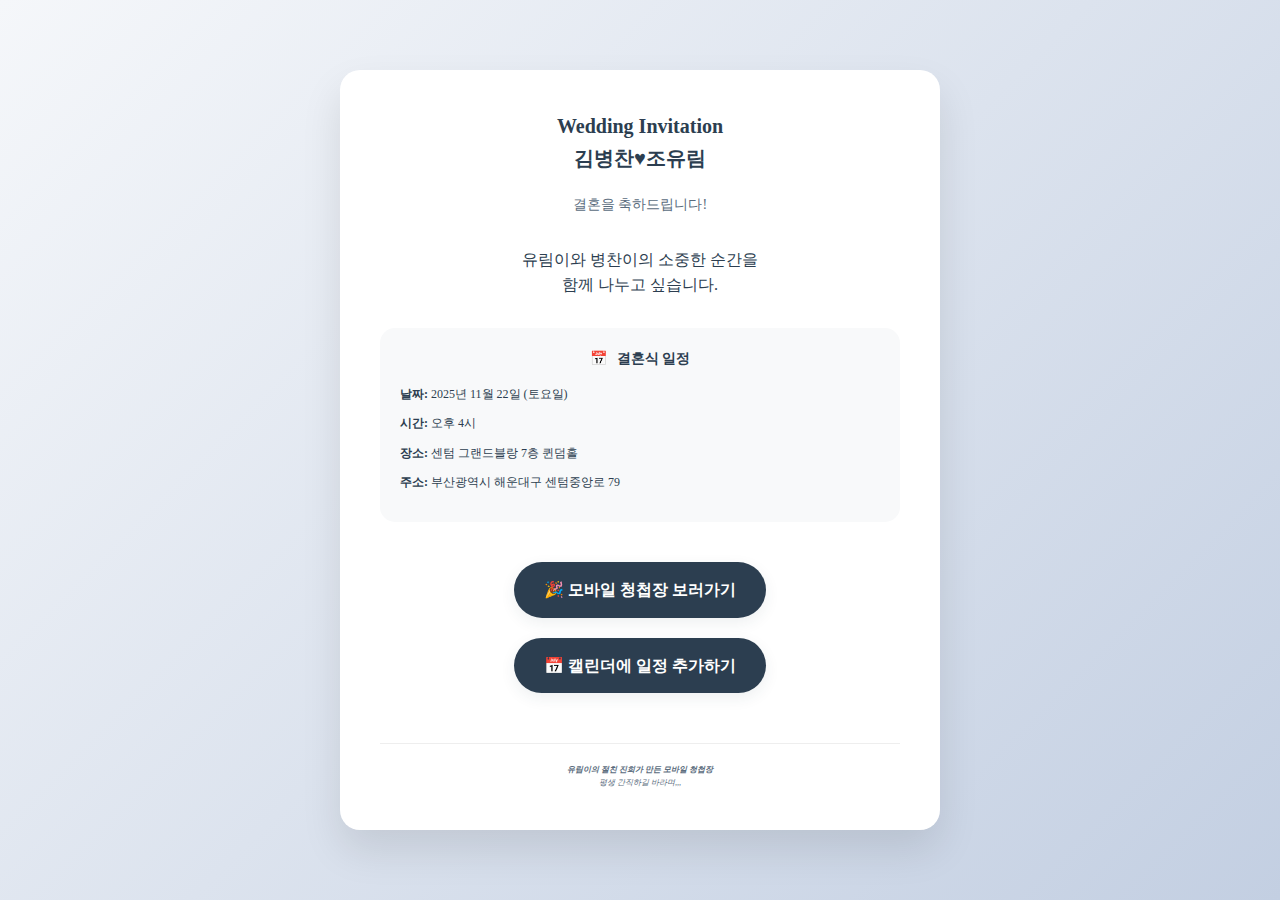
<file: index.html>
<!DOCTYPE html>
<html lang="ko">
<head>
    <meta charset="UTF-8">
    <meta name="viewport" content="width=device-width, initial-scale=1.0, maximum-scale=1.0, user-scalable=no">
    <title>김병찬♥조유림 결혼식 초대장</title>
    
    <!-- Open Graph 메타 태그 -->
    <meta property="og:title" content="김병찬♥조유림 결혼식합니다.">
    <meta property="og:description" content="11월 22일 오후 4시">
    <meta property="og:image" content="https://madebyjin.cloud/images/thumbnail.png">
    <meta property="og:url" content="https://madebyjin.cloud/">
    <meta property="og:type" content="event">
    
    <!-- 글씨체 변수 시스템 -->
    <link rel="stylesheet" href="css/font-variables.css">
    
    <style>
        * {
            margin: 0;
            padding: 0;
            box-sizing: border-box;
        }
        
        body {
            font-family: var(--current-secondary);
            background: linear-gradient(135deg, var(--color-gradient-start) 0%, var(--color-gradient-end) 100%);
            color: var(--color-secondary);
            line-height: 1.6;
            min-height: 100vh;
            display: flex;
            align-items: center;
            justify-content: center;
            padding: 20px;
        }
        
        .container {
            max-width: 600px;
            background: var(--color-background);
            border-radius: 20px;
            box-shadow: 0 20px 40px var(--color-shadow);
            padding: 40px;
            text-align: center;
        }
        
        h1 {
            font-family: var(--current-primary);
            font-size: 20px;
            color: var(--color-primary);
            margin-bottom: 20px;
            font-weight: 700;
        }
        
        .subtitle {
            font-size: 14px;
            color: var(--color-muted);
            margin-bottom: 30px;
        }
        
        .info-section {
            margin: 30px 0;
            padding: 20px;
            background: var(--color-card-bg);
            border-radius: 15px;
            text-align: start;

        }
        
        .info-section h2 {
            font-family: var(--current-accent);
            color: var(--color-primary);
            margin-bottom: 15px;
            font-size: 14px;
            text-align: center;
        }
        
        .info-item {
            margin: 10px 0;
            font-size: 12px;
        }
        
        .info-item strong {
            color: var(--color-secondary);
        }
        
        .button {
            display: inline-block;
            background: var(--color-primary);
            color: white;
            padding: 15px 30px;
            text-decoration: none;
            border-radius: 50px;
            font-weight: 600;
            margin: 10px;
            transition: transform 0.3s ease, box-shadow 0.3s ease, background 0.3s ease;
            box-shadow: 0 5px 15px var(--color-primary-light);
        }
        
        .button:hover {
            background: var(--color-primary-hover);
            transform: translateY(-2px);
            box-shadow: 0 8px 25px var(--color-primary-light);
        }
        
        .features {
            display: grid;
            grid-template-columns: repeat(auto-fit, minmax(200px, 1fr));
            gap: 20px;
            margin: 30px 0;
        }
        
        .feature {
            padding: 20px;
            background: white;
            border-radius: 15px;
            box-shadow: 0 5px 15px rgba(0,0,0,0.05);
        }
        
        .feature h3 {
            color: var(--color-primary);
            margin-bottom: 10px;
        }
        
        .footer {
            margin-top: 40px;
            padding-top: 20px;
            border-top: 1px solid #eee;
            color: var(--color-muted);
            font-style: italic;
            font-size: 8px;
        }
        

        .footer  p{
            font-size: 8px;
        }
        .emoji {
            font-size: 14px;
            margin-right: 10px;
        }
        
        @media (max-width: 768px) {
            .container {
                padding: 20px;
                margin: 10px;
            }
            
            h1 {
                font-size: 18px;
            }

            p{
                font-size: 14px;
            }
            
            .button {
                display: block;
                margin: 10px 0;
            }
        }
    </style>
</head>
<body>
    <div class="container">
        <h1>Wedding Invitation<br>김병찬♥조유림</h1>
        <p class="subtitle">결혼을 축하드립니다!</p>
        <p>유림이와 병찬이의 소중한 순간을 <br>함께 나누고 싶습니다.</p>
        
        <div class="info-section">
            <h2><span class="emoji">📅</span>결혼식 일정</h2>
            <div class="info-item"><strong>날짜:</strong> 2025년 11월 22일 (토요일)</div>
            <div class="info-item"><strong>시간:</strong> 오후 4시</div>
            <div class="info-item"><strong>장소:</strong> 센텀 그랜드블랑 7층 퀸덤홀</div>
            <div class="info-item"><strong>주소:</strong> 부산광역시 해운대구 센텀중앙로 79</div>
        </div>
        
        
        <a href="invitation.html" class="button">🎉 모바일 청첩장 보러가기</a>
        <a href="calendar.html" class="button">📅 캘린더에 일정 추가하기</a>
        
        <div class="footer">
            <p><strong>유림이의 절친 진희가 만든 모바일 청첩장</strong></p>
            <p><em>평생 간직하길 바라며,,, </em></p>
        </div>
    </div>

</body>
</html>
</file>
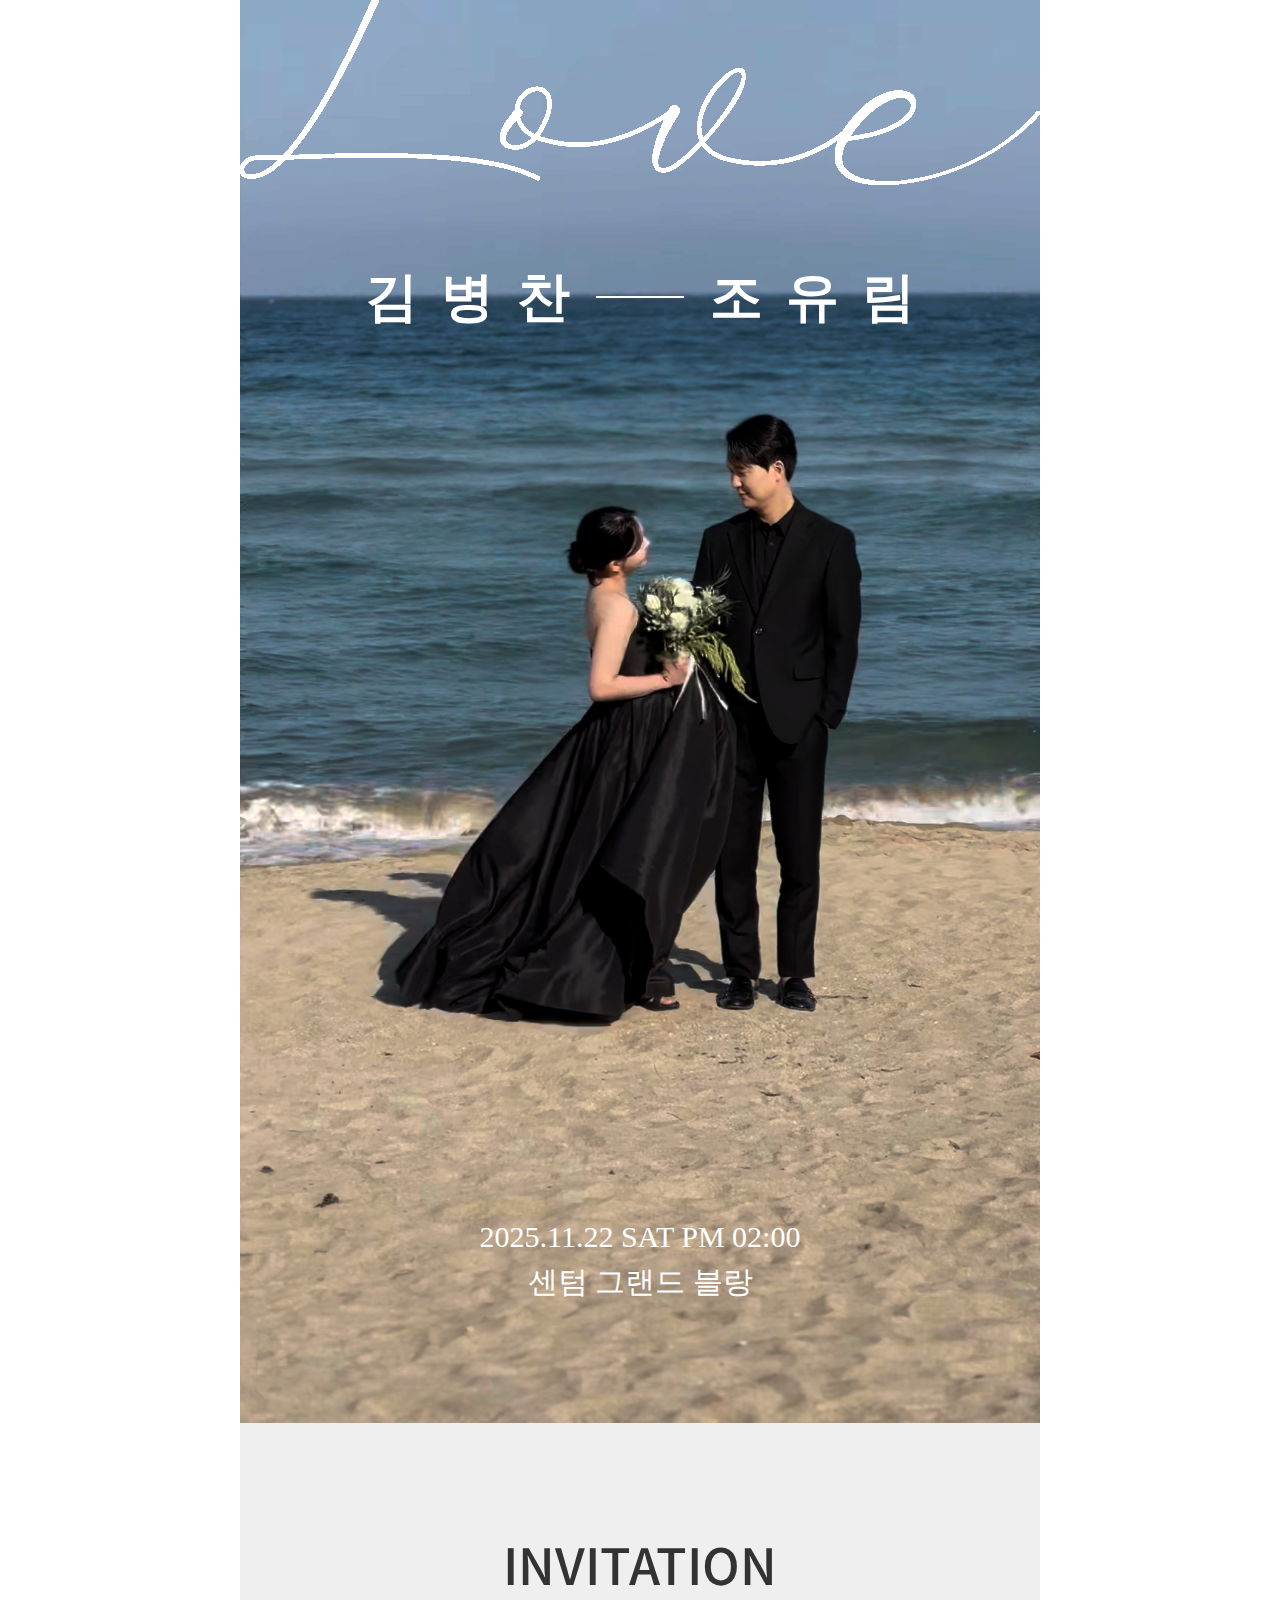
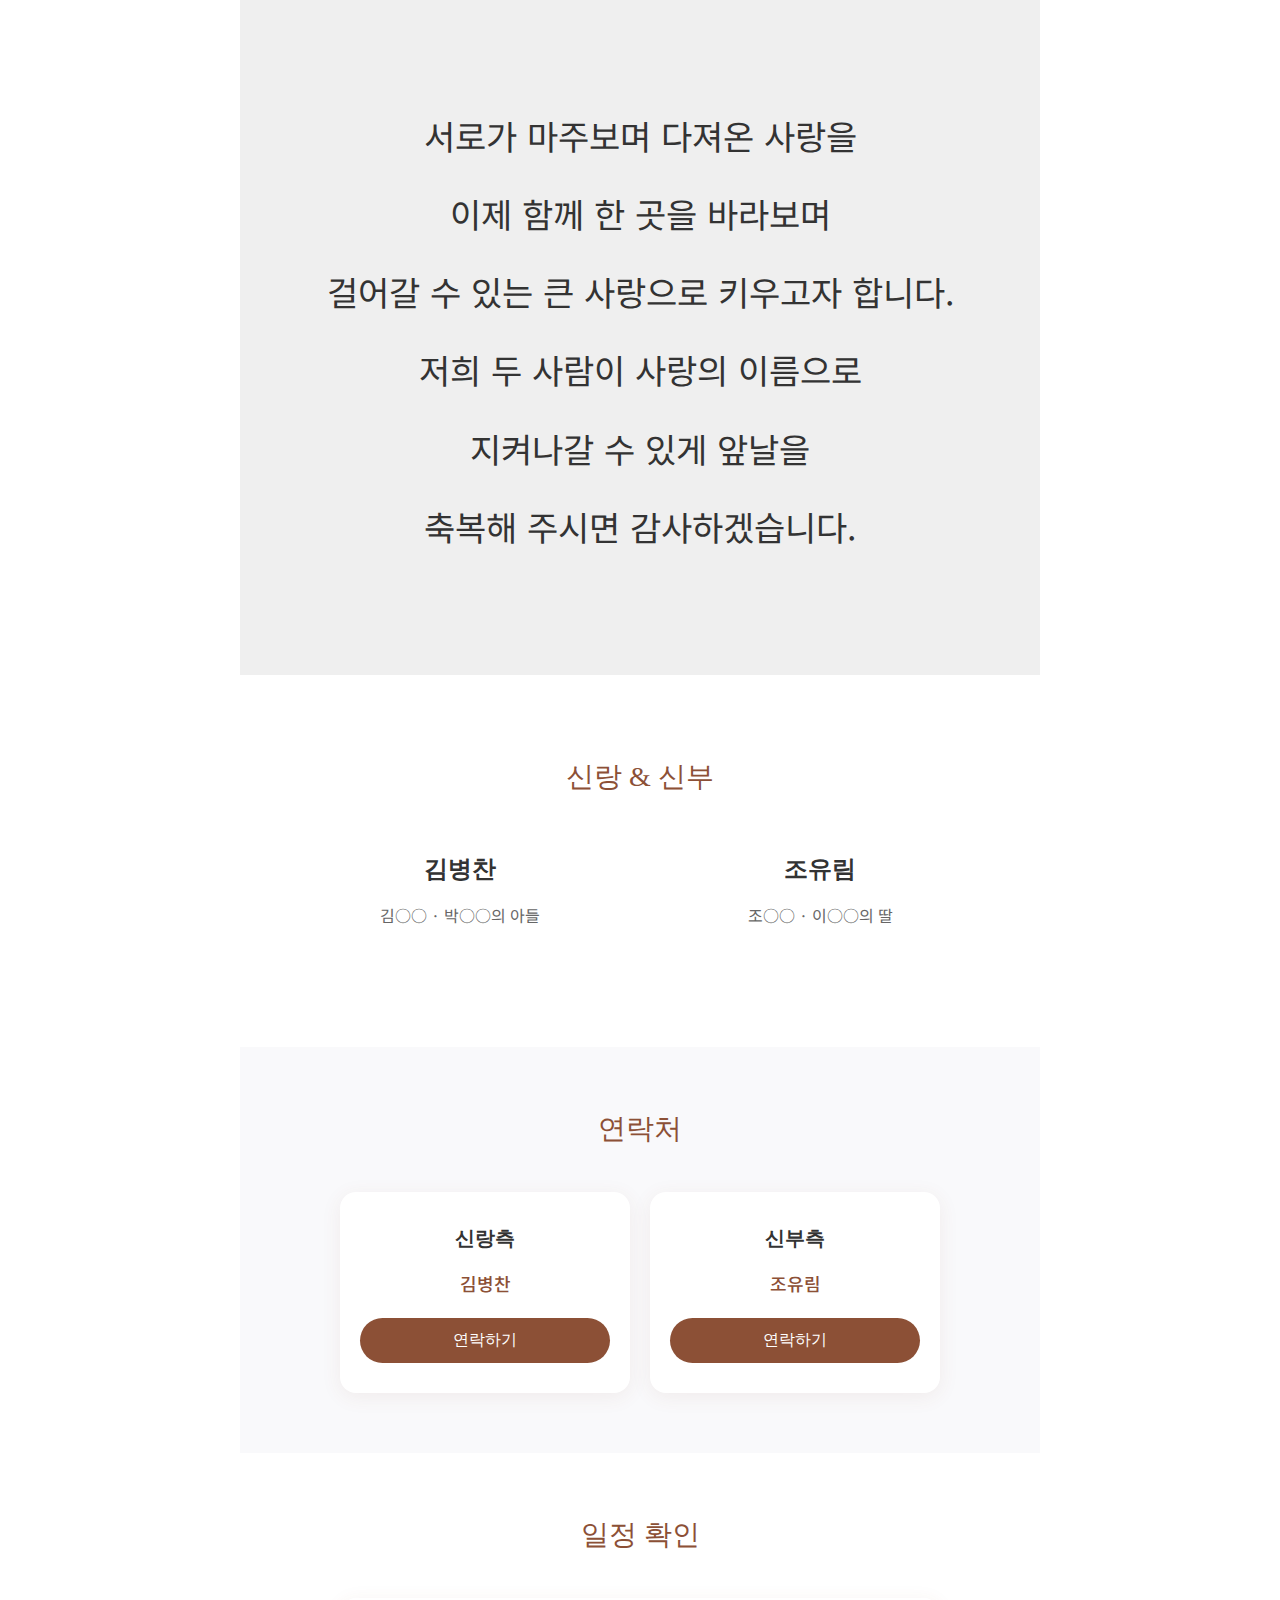
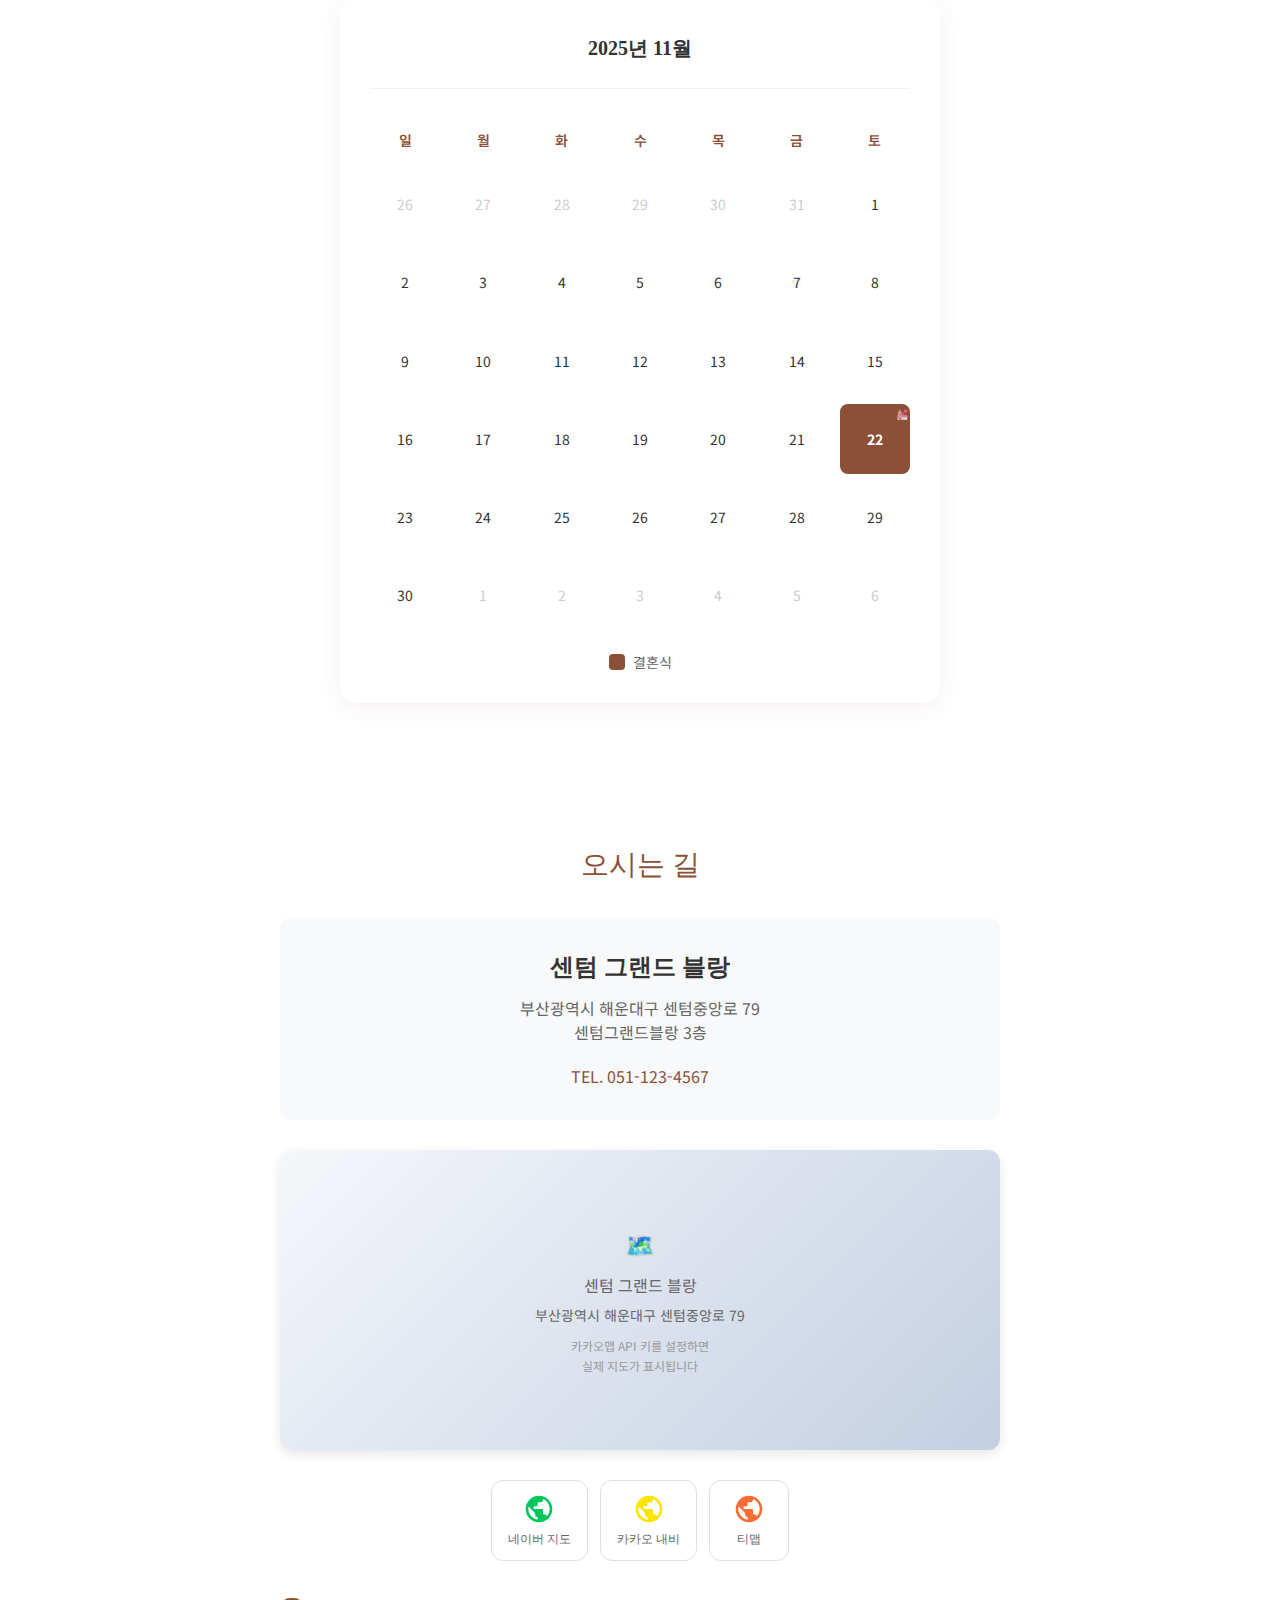
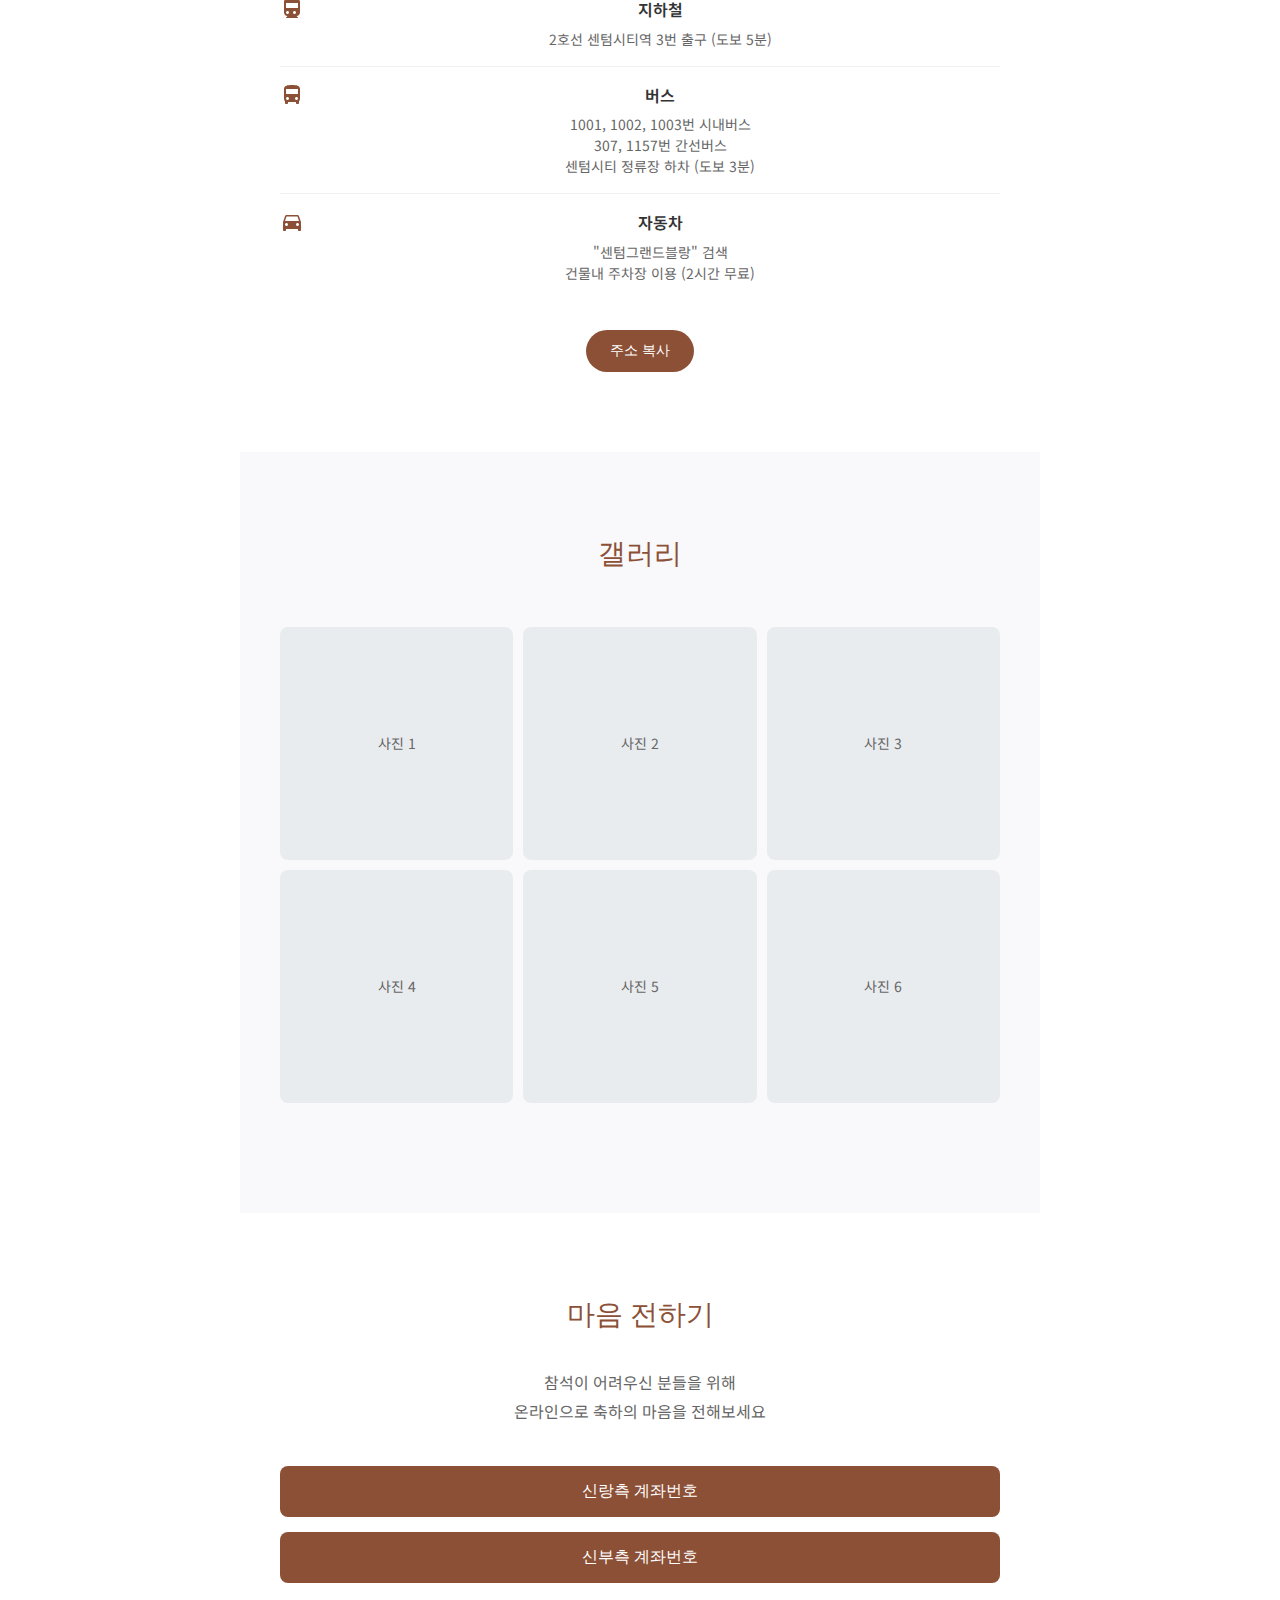
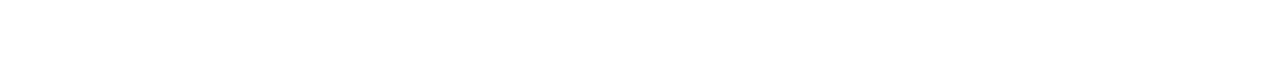
<file: template1.html>
<!DOCTYPE html>
<html lang="ko">

<head>
    <meta charset="UTF-8">
    <meta name="viewport" content="width=device-width, initial-scale=1.0">
    <title>Wedding Invitation</title>
    <!-- 카카오맵 API -->
    <script type="text/javascript"
        src="//dapi.kakao.com/v2/maps/sdk.js?appkey=YOUR_API_KEY&libraries=services"></script>
    <style>
        @import url('https://fonts.googleapis.com/css2?family=Great+Vibes&family=Noto+Sans+KR:wght@300;400;500&display=swap');

        * {
            margin: 0;
            padding: 0;
            box-sizing: border-box;
        }

        body {
            font-family: "Noto Sans KR", sans-serif;
            line-height: 1.6;
            color: #333;
        }

        #wrap {
            max-width: 800px;
            margin: 0 auto;
        }

        /* 기존 스타일들 */
        #area3 {
            background-color: #fff;
            padding: 80px 0;
        }

        .couple-intro {
            text-align: center;
            padding: 0 40px;
        }

        .couple-intro h2 {
            font-family: "Nanum Myeongjo", serif;
            font-size: 28px;
            color: #8c5036;
            margin-bottom: 50px;
            font-weight: 500;
        }

        .couple-info {
            display: flex;
            justify-content: space-between;
            margin-bottom: 40px;
        }

        .person {
            flex: 1;
            padding: 0 20px;
        }

        .person h3 {
            font-family: "Nanum Myeongjo", serif;
            font-size: 24px;
            color: #333;
            margin-bottom: 15px;
            font-weight: bold;
        }

        .person .relationship {
            font-size: 16px;
            color: #666;
            line-height: 1.5;
        }

        /* 새로운 연락처 스타일 */
        #area4 {
            background-color: #f9f9fb;
            padding: 60px 0;
        }

        .contact-section {
            padding: 0 40px;
            text-align: center;
        }

        .contact-section h2 {
            font-family: "Nanum Myeongjo", serif;
            font-size: 28px;
            color: #8c5036;
            margin-bottom: 40px;
            font-weight: 500;
        }

        .contact-cards {
            display: grid;
            grid-template-columns: 1fr 1fr;
            gap: 20px;
            max-width: 600px;
            margin: 0 auto;
        }

        .contact-card {
            background: white;
            border-radius: 16px;
            padding: 30px 20px;
            box-shadow: 0 4px 20px rgba(140, 80, 54, 0.08);
            text-align: center;
        }

        .contact-card h3 {
            font-family: "Nanum Myeongjo", serif;
            font-size: 20px;
            color: #333;
            margin-bottom: 15px;
            font-weight: bold;
        }

        .contact-card .main-name {
            font-size: 18px;
            color: #8c5036;
            font-weight: 500;
            margin-bottom: 20px;
        }

        .contact-button {
            background: #8c5036;
            color: white;
            border: none;
            padding: 12px 24px;
            border-radius: 25px;
            font-size: 16px;
            font-weight: 500;
            cursor: pointer;
            transition: all 0.2s ease;
            width: 100%;
        }

        .contact-button:hover {
            background: #6d3d28;
            transform: translateY(-1px);
        }

        /* 연락처 모달 스타일 */
        .contact-modal {
            position: fixed;
            top: 0;
            left: 0;
            width: 100%;
            height: 100%;
            background: rgba(0, 0, 0, 0.5);
            z-index: 9999;
            display: flex;
            align-items: center;
            justify-content: center;
            padding: 20px;
        }

        .contact-modal.hidden {
            display: none;
        }

        .contact-panel {
            background: white;
            border-radius: 20px;
            width: 100%;
            max-width: 400px;
            padding: 30px 25px;
            animation: modalFadeIn 0.3s ease;
        }

        @keyframes modalFadeIn {
            from {
                transform: scale(0.9);
                opacity: 0;
            }

            to {
                transform: scale(1);
                opacity: 1;
            }
        }

        .modal-header {
            text-align: center;
            margin-bottom: 30px;
            padding-bottom: 15px;
            border-bottom: 1px solid #f0f0f0;
        }

        .modal-title {
            font-family: "Nanum Myeongjo", serif;
            font-size: 20px;
            color: #333;
            font-weight: bold;
        }

        .contact-list {
            margin-bottom: 20px;
        }

        .contact-item {
            background: #f8f9fa;
            border-radius: 12px;
            padding: 18px;
            margin-bottom: 12px;
            display: flex;
            justify-content: space-between;
            align-items: center;
        }

        .contact-item:last-child {
            margin-bottom: 0;
        }

        .contact-info {
            text-align: left;
        }

        .contact-role {
            font-size: 16px;
            color: #333;
            font-weight: 600;
            margin-bottom: 2px;
        }

        .contact-phone {
            font-size: 14px;
            color: #666;
        }

        .contact-actions {
            display: flex;
            gap: 8px;
        }

        .action-btn {
            width: 40px;
            height: 40px;
            border-radius: 10px;
            border: none;
            cursor: pointer;
            display: flex;
            align-items: center;
            justify-content: center;
            font-size: 16px;
            transition: all 0.2s ease;
        }

        .action-btn.call {
            color: #8c5036;
            background: white;
            border: 1px solid #8c5036;
        }

        .action-btn.call:hover {
            background: #8c5036;
            color: white;
        }

        .action-btn.sms {
            background: white;
            color: #8c5036;
            border: 1px solid #8c5036;
        }

        .action-btn.sms:hover {
            background: #8c5036;
            color: white;
        }

        .modal-close {
            width: 100%;
            padding: 15px;
            background: #f8f9fa;
            border: none;
            border-radius: 12px;
            color: #666;
            font-size: 16px;
            cursor: pointer;
            margin-top: 15px;
        }

        .modal-close:hover {
            background: #e9ecef;
        }

        /* 달력 섹션 스타일 */
        #area4-5 {
            background-color: #fff;
            padding: 60px 0;
        }

        .calendar-section {
            padding: 0 40px;
            text-align: center;
        }

        .calendar-section h2 {
            font-family: "Nanum Myeongjo", serif;
            font-size: 28px;
            color: #8c5036;
            margin-bottom: 40px;
            font-weight: 500;
        }

        .calendar-container {
            max-width: 600px;
            margin: 0 auto;
            background: white;
            border-radius: 16px;
            padding: 30px;
            box-shadow: 0 4px 20px rgba(140, 80, 54, 0.08);
        }

        .calendar-header {
            display: flex;
            justify-content: space-between;
            align-items: center;
            margin-bottom: 30px;
            padding-bottom: 20px;
            border-bottom: 1px solid #f0f0f0;
        }

        .calendar-nav {

            border: none;
            width: 40px;
            height: 40px;
            border-radius: 50%;
            font-size: 18px;
            cursor: pointer;
            transition: all 0.2s ease;
            display: flex;
            align-items: center;
            justify-content: center;
        }


        .calendar-nav.disabled {
            cursor: not-allowed;
        }

        .calendar-nav.disabled:hover {
            transform: none;
        }

        .calendar-month {
            font-family: "Nanum Myeongjo", serif;
            font-size: 20px;
            color: #333;
            font-weight: bold;
            margin: 0;
        }

        .calendar-grid {
            display: grid;
            grid-template-columns: repeat(7, 1fr);
            gap: 8px;
            margin-bottom: 20px;
        }

        .calendar-day-header {
            font-size: 14px;
            font-weight: 600;
            color: #8c5036;
            padding: 10px 5px;
            text-align: center;
        }

        .calendar-day {
            aspect-ratio: 1;
            display: flex;
            align-items: center;
            justify-content: center;
            font-size: 14px;
            cursor: pointer;
            border-radius: 8px;
            transition: all 0.2s ease;
            position: relative;
            min-height: 40px;
        }

        .calendar-day:hover {
            background: #f8f9fa;
        }

        .calendar-day.other-month {
            color: #ccc;
        }

        .calendar-day.wedding-day {
            background: #8c5036;
            color: white;
            font-weight: bold;
            position: relative;
        }

        .calendar-day.wedding-day::after {
            content: '💒';
            position: absolute;
            top: 2px;
            right: 2px;
            font-size: 10px;
        }

        .calendar-legend {
            display: flex;
            justify-content: center;
            gap: 20px;
            margin-top: 20px;
        }

        .legend-item {
            display: flex;
            align-items: center;
            gap: 8px;
            font-size: 14px;
            color: #666;
        }

        .legend-color {
            width: 16px;
            height: 16px;
            border-radius: 4px;
        }

        .legend-color.wedding-day {
            background: #8c5036;
        }

        /* 위치 정보 스타일 */
        #area5 {
            background-color: #fff;
            padding: 80px 0;
        }

        .location-section {
            padding: 0 40px;
            text-align: center;
        }

        .location-section h2 {
            font-family: "Nanum Myeongjo", serif;
            font-size: 28px;
            color: #8c5036;
            margin-bottom: 30px;
            font-weight: 500;
        }

        .venue-info {
            background-color: #f8f9fa;
            padding: 30px;
            border-radius: 10px;
            margin-bottom: 30px;
        }

        .venue-name {
            font-family: "Nanum Myeongjo", serif;
            font-size: 24px;
            color: #333;
            margin-bottom: 10px;
            font-weight: bold;
        }

        .venue-address {
            font-size: 16px;
            color: #666;
            line-height: 1.5;
            margin-bottom: 20px;
        }

        .venue-tel {
            font-size: 16px;
            color: #8c5036;
        }

        .map-container {
            width: 100%;
            height: 300px;
            border-radius: 12px;
            margin-bottom: 30px;
            box-shadow: 0 4px 12px rgba(0, 0, 0, 0.1);
            overflow: hidden;
        }

        .transport-info {
            margin-bottom: 30px;
        }

        .transport-section {
            display: flex;
            align-items: flex-start;
            padding: 16px 0;
            border-bottom: 1px solid #f0f0f0;
        }

        .transport-section:last-child {
            border-bottom: none;
        }

        .transport-icon {
            width: 24px;
            height: 24px;
            margin-right: 16px;
            flex-shrink: 0;
            color: #8c5036;
        }

        .transport-content {
            flex: 1;
        }

        .transport-title {
            font-size: 16px;
            font-weight: 600;
            color: #333;
            margin-bottom: 6px;
        }

        .transport-detail {
            font-size: 14px;
            color: #666;
            line-height: 1.5;
        }

        .map-apps {
            display: flex;
            gap: 12px;
            justify-content: center;
            margin-bottom: 20px;
        }

        .map-app-btn {
            display: flex;
            flex-direction: column;
            align-items: center;
            background: white;
            border: 1px solid #e0e0e0;
            border-radius: 12px;
            padding: 12px 16px;
            cursor: pointer;
            transition: all 0.2s ease;
            min-width: 80px;
        }

        .map-app-btn:hover {
            border-color: #8c5036;
            transform: translateY(-1px);
            box-shadow: 0 2px 8px rgba(140, 80, 54, 0.15);
        }

        .app-icon {
            width: 32px;
            height: 32px;
            margin-bottom: 6px;
        }

        .map-app-btn:nth-child(1) .app-icon {
            color: #03c75a;
        }

        .map-app-btn:nth-child(2) .app-icon {
            color: #fee500;
        }

        .map-app-btn:nth-child(3) .app-icon {
            color: #ff6b35;
        }

        .map-app-btn span {
            font-size: 12px;
            color: #666;
            font-weight: 500;
        }

        .map-buttons {
            display: flex;
            gap: 10px;
            justify-content: center;
        }

        .map-btn {
            background-color: #8c5036;
            border: none;
            color: white;
            padding: 12px 24px;
            border-radius: 25px;
            font-size: 14px;
            font-weight: 500;
            cursor: pointer;
            transition: all 0.2s ease;
        }

        .map-btn:hover {
            background-color: #6d3d28;
            transform: translateY(-1px);
        }

        /* 갤러리 스타일 */
        #area6 {
            background-color: #f9f9fb;
            padding: 80px 0;
        }

        .gallery-section {
            padding: 0 40px;
            text-align: center;
        }

        .gallery-section h2 {
            font-family: "Nanum Myeongjo", serif;
            font-size: 28px;
            color: #8c5036;
            margin-bottom: 50px;
            font-weight: 500;
        }

        .gallery-grid {
            display: grid;
            grid-template-columns: repeat(3, 1fr);
            gap: 10px;
            margin-bottom: 30px;
        }

        .gallery-item {
            aspect-ratio: 1;
            background-color: #e9ecef;
            border-radius: 8px;
            display: flex;
            align-items: center;
            justify-content: center;
            color: #666;
            font-size: 14px;
            cursor: pointer;
            transition: transform 0.2s;
        }

        .gallery-item:hover {
            transform: scale(1.05);
        }

        /* 마음전하기 스타일 */
        #area7 {
            background-color: #fff;
            padding: 80px 0;
        }

        .gift-section {
            padding: 0 40px;
            text-align: center;
        }

        .gift-section h2 {
            font-family: "Nanum Myeongjo", serif;
            font-size: 28px;
            color: #8c5036;
            margin-bottom: 30px;
            font-weight: 500;
        }

        .gift-message {
            font-size: 16px;
            color: #666;
            line-height: 1.8;
            margin-bottom: 40px;
        }

        .gift-buttons {
            display: flex;
            flex-direction: column;
            gap: 15px;
        }

        .gift-btn {
            background-color: #8c5036;
            color: white;
            border: none;
            padding: 15px;
            border-radius: 8px;
            font-size: 16px;
            cursor: pointer;
            font-weight: 500;
        }

        .gift-btn:hover {
            background-color: #6d3d28;
        }

        /* 기존 스타일 유지 */
        #wrap {
            overflow: hidden;
        }

        .templatearea {
            width: 100%;
            position: relative;
            letter-spacing: 0px;
        }

        .item {
            display: flex;
        }

        .text {
            width: 100%;
        }

        .photo {
            display: flex;
            flex-wrap: wrap;
            flex-direction: column;
            align-items: center;
            justify-content: center;
        }

        .frame_wrap {
            display: none;
            background: #fff;
        }

        #area1 {
            padding: 0px !important;
        }

        #area2 span {
            display: flex;
            left: 50%;
            justify-content: center;
            align-items: center;
            margin: 100px 50px 100px 50px;
            font-size: 50px;
            font-weight: 500;
            text-align: center;
        }

        #invitation_text {
            display: flex;
            align-items: center;
            justify-content: center;
            font-weight: 400;
            font-size: 40px;
            font-variant: 15px;
            font-optical-sizing: 20px;
            text-align: center;
            line-height: 2.3em;
        }

        img {
            margin: 0px !important;
            padding: 0px !important;
        }

        .flowergift {
            padding-bottom: 0 !important;
        }

        /* 반응형 디자인 */
        @media (max-width: 600px) {
            .couple-info {
                flex-direction: column;
                gap: 30px;
            }

            .contact-cards {
                grid-template-columns: 1fr;
                gap: 16px;
            }

            .contact-card {
                padding: 24px 16px;
            }

            .map-buttons {
                flex-direction: column;
                align-items: center;
            }

            .gallery-grid {
                grid-template-columns: repeat(2, 1fr);
            }

            .couple-intro,
            .contact-section,
            .location-section,
            .gallery-section,
            .gift-section,
            .calendar-section {
                padding: 0 20px;
            }

            /* 달력 모바일 스타일 */
            .calendar-container {
                padding: 20px;
                margin: 0 10px;
            }

            .calendar-header {
                margin-bottom: 20px;
                padding-bottom: 15px;
            }

            .calendar-nav {
                width: 35px;
                height: 35px;
                font-size: 16px;
            }

            .calendar-month {
                font-size: 18px;
            }

            .calendar-grid {
                gap: 6px;
            }

            .calendar-day {
                min-height: 35px;
                font-size: 13px;
            }

            .calendar-day-header {
                font-size: 12px;
                padding: 8px 3px;
            }

            .calendar-legend {
                flex-direction: column;
                gap: 10px;
                margin-top: 15px;
            }

            .legend-item {
                font-size: 13px;
            }

            /* 지도 모바일 스타일 */
            .map-container {
                height: 250px;
                margin: 0 10px 20px 10px;
            }

            .transport-section {
                padding: 12px 0;
            }

            .transport-icon {
                width: 20px;
                height: 20px;
                margin-right: 12px;
            }

            .transport-title {
                font-size: 15px;
                margin-bottom: 4px;
            }

            .transport-detail {
                font-size: 13px;
            }

            .map-buttons {
                flex-direction: column;
                gap: 8px;
                padding: 0 20px;
            }

            .map-apps {
                gap: 8px;
                margin-bottom: 15px;
            }

            .map-app-btn {
                padding: 10px 12px;
                min-width: 70px;
            }

            .app-icon {
                width: 28px;
                height: 28px;
                margin-bottom: 4px;
            }

            .map-app-btn span {
                font-size: 11px;
            }

            .map-btn {
                padding: 10px 20px;
                font-size: 13px;
            }
        }
    </style>
</head>

<body>
    <div id="wrap">
        <!-- 메인 이미지 -->
        <div id="area1" idx="1" class="templatearea" style="display: block; height: 1423px;">
            <div id="item_1" class="item" style="top: 0px; left: 0px;  position:absolute; width: full;">
                <img class="img" src="../images/background.png" width="800px" height="1423px">
            </div>
            <div id="item_2" class="item photo-image" style="top: 0px; left: 0px;  position:absolute;">
                <img class="img" src="../images/yr_image_1.jpg" width="800px" height="1423px">
            </div>
            <div id="item_3" class="item" style="top: 0px; left: 0px;  position:absolute;">
                <img class="img" src="../images/love.gif" width="800px" height="1423px">
            </div>
            <div id="item_4" class="item"
                style="top: 259.812px; left: 0px; position: absolute; width: 352.469px; height: 75px; align-items: center;">
                <div class="text"
                    style="font-family: 'Nanum Myeongjo', serif; font-size: 53px; color: rgb(255, 255, 255); font-weight: bold; text-align: right; letter-spacing: 0.43em; line-height: 1.4em;">
                    김병찬
                </div>
            </div>
            <div id="item_5" class="item"
                style="top: 257.812px; left: 470.312px; position: absolute; width: 329.672px; height: 79.5px; align-items: center;">
                <div class="text"
                    style="font-family: 'Nanum Myeongjo', serif; font-size: 53px; color: rgb(255, 255, 255); font-weight: bold; text-align: left; letter-spacing: 0.43em; line-height: 1.4em;">
                    조유림
                </div>
            </div>
            <div id="item_6" class="item"
                style="top: 1259.81px; left: 0px; position: absolute; width: 800px; height: 45px; align-items: center;">
                <div class="text"
                    style="font-family: 'Nanum Myeongjo', serif; font-size: 30px; color: rgb(255, 255, 255); text-align: center; letter-spacing: 0em; line-height: 1.4em;">
                    센텀 그랜드 블랑
                </div>
            </div>
            <div id="item_7" class="item"
                style="top: 1214.81px; left: 0px; position: absolute; width: 800px; height: 45px; align-items: center;">
                <div class="text"
                    style="font-family: 'Nanum Myeongjo', serif; font-size: 30px; color: rgb(255, 255, 255); text-align: center; letter-spacing: 0em; line-height: 1.4em;">
                    2025.11.22 SAT PM 02:00
                </div>
            </div>
        </div>

        <!-- 초대 메시지 -->
        <div id="area2" idx="2" class="templatearea"
            style="display: block; height: 852px; background-color: rgb(239, 239, 239);">
            <div id="item_8" class="item"
                style="top: 0px;position:absolute;width: 100%;display: flex;justify-content: center;align-items: center;">
                <span>INVITATION</span>
            </div>
            <div id="item_9" class="item"
                style="top: 273.766px; left: 0px; position: absolute; width: 800px; height: 578.219px; align-items: flex-start;">
                <div class="text"
                    style="font-family: 'Noto Sans KR', sans-serif; font-size: 34px; color: rgb(51, 51, 51); text-align: center; letter-spacing: 0em; line-height: 2.3em;">
                    서로가 마주보며 다져온 사랑을<br>
                    이제 함께 한 곳을 바라보며<br>
                    걸어갈 수 있는 큰 사랑으로 키우고자 합니다.<br>
                    저희 두 사람이 사랑의 이름으로<br>
                    지켜나갈 수 있게 앞날을<br>
                    축복해 주시면 감사하겠습니다.
                </div>
            </div>
        </div>

        <!-- 신랑신부 소개 -->
        <div id="area3" idx="3" class="templatearea">
            <div class="couple-intro">
                <h2>신랑 & 신부</h2>
                <div class="couple-info">
                    <div class="person">
                        <h3>김병찬</h3>
                        <div class="relationship">
                            김○○ · 박○○의 아들
                        </div>
                    </div>
                    <div class="person">
                        <h3>조유림</h3>
                        <div class="relationship">
                            조○○ · 이○○의 딸
                        </div>
                    </div>
                </div>
            </div>
        </div>

        <!-- 연락처 -->
        <div id="area4" idx="4" class="templatearea">
            <div class="contact-section">
                <h2>연락처</h2>
                <div class="contact-cards">
                    <div class="contact-card">
                        <h3>신랑측</h3>
                        <div class="main-name">김병찬</div>
                        <button class="contact-button" onclick="openContactModal('groom')">연락하기</button>
                    </div>
                    <div class="contact-card">
                        <h3>신부측</h3>
                        <div class="main-name">조유림</div>
                        <button class="contact-button" onclick="openContactModal('bride')">연락하기</button>
                    </div>
                </div>
            </div>
        </div>

        <!-- 달력 섹션 -->
        <div id="area4-5" idx="4.5" class="templatearea">
            <div class="calendar-section">
                <h2>일정 확인</h2>
                <div class="calendar-container">
                    <div class="calendar-header">
                        <div class="calendar-nav disabled"></div>
                        <h3 class="calendar-month" id="calendarMonth">2025년 11월</h3>
                        <div class="calendar-nav disabled"></div>
                    </div>
                    <div class="calendar-grid" id="calendarGrid">
                        <!-- JavaScript로 동적 생성 -->
                    </div>
                    <div class="calendar-legend">
                        <div class="legend-item">
                            <div class="legend-color wedding-day"></div>
                            <span>결혼식</span>
                        </div>
                    </div>
                </div>
            </div>
        </div>

        <!-- 오시는 길 -->
        <div id="area5" idx="5" class="templatearea">
            <div class="location-section">
                <h2>오시는 길</h2>
                <div class="venue-info">
                    <div class="venue-name">센텀 그랜드 블랑</div>
                    <div class="venue-address">
                        부산광역시 해운대구 센텀중앙로 79<br>
                        센텀그랜드블랑 3층
                    </div>
                    <div class="venue-tel">TEL. 051-123-4567</div>
                </div>

                <!-- 카카오맵 -->
                <div id="map" class="map-container"></div>

                <!-- 지도 앱 버튼들 -->
                <div class="map-apps">
                    <button class="map-app-btn" onclick="openNaverMap()">
                        <svg class="app-icon" viewBox="0 0 24 24" fill="none">
                            <path
                                d="M12 2C6.48 2 2 6.48 2 12s4.48 10 10 10 10-4.48 10-10S17.52 2 12 2zm-1 17.93c-3.94-.49-7-3.85-7-7.93 0-.62.08-1.21.21-1.79L9 15v1c0 1.1.9 2 2 2v1.93zm6.9-2.54c-.26-.81-1-1.39-1.9-1.39h-1v-3c0-.55-.45-1-1-1H8v-2h2c.55 0 1-.45 1-1V7h2c1.1 0 2-.9 2-2v-.41c2.93 1.19 5 4.06 5 7.41 0 2.08-.8 3.97-2.1 5.39z"
                                fill="currentColor" />
                        </svg>
                        <span>네이버 지도</span>
                    </button>
                    <button class="map-app-btn" onclick="openKakaoMap()">
                        <svg class="app-icon" viewBox="0 0 24 24" fill="none">
                            <path
                                d="M12 2C6.48 2 2 6.48 2 12s4.48 10 10 10 10-4.48 10-10S17.52 2 12 2zm-1 17.93c-3.94-.49-7-3.85-7-7.93 0-.62.08-1.21.21-1.79L9 15v1c0 1.1.9 2 2 2v1.93zm6.9-2.54c-.26-.81-1-1.39-1.9-1.39h-1v-3c0-.55-.45-1-1-1H8v-2h2c.55 0 1-.45 1-1V7h2c1.1 0 2-.9 2-2v-.41c2.93 1.19 5 4.06 5 7.41 0 2.08-.8 3.97-2.1 5.39z"
                                fill="currentColor" />
                        </svg>
                        <span>카카오 내비</span>
                    </button>
                    <button class="map-app-btn" onclick="openTmap()">
                        <svg class="app-icon" viewBox="0 0 24 24" fill="none">
                            <path
                                d="M12 2C6.48 2 2 6.48 2 12s4.48 10 10 10 10-4.48 10-10S17.52 2 12 2zm-1 17.93c-3.94-.49-7-3.85-7-7.93 0-.62.08-1.21.21-1.79L9 15v1c0 1.1.9 2 2 2v1.93zm6.9-2.54c-.26-.81-1-1.39-1.9-1.39h-1v-3c0-.55-.45-1-1-1H8v-2h2c.55 0 1-.45 1-1V7h2c1.1 0 2-.9 2-2v-.41c2.93 1.19 5 4.06 5 7.41 0 2.08-.8 3.97-2.1 5.39z"
                                fill="currentColor" />
                        </svg>
                        <span>티맵</span>
                    </button>
                </div>

                <!-- 교통 안내 -->
                <div class="transport-info">
                    <div class="transport-section">
                        <svg class="transport-icon" viewBox="0 0 24 24" fill="none">
                            <path
                                d="M4 15.5C4 17.43 5.57 19 7.5 19L6 20.5v.5h12v-.5L16.5 19c1.93 0 3.5-1.57 3.5-3.5V5c0-3.5-3.58-4-8-4s-8 .5-8 4v10.5zM7.5 17c-.83 0-1.5-.67-1.5-1.5S6.67 14 7.5 14s1.5.67 1.5 1.5S8.33 17 7.5 17zm8.5-1.5c0 .83-.67 1.5-1.5 1.5s-1.5-.67-1.5-1.5.67-1.5 1.5-1.5 1.5.67 1.5 1.5zM18 11H6V6h12v5z"
                                fill="currentColor" />
                        </svg>
                        <div class="transport-content">
                            <div class="transport-title">지하철</div>
                            <div class="transport-detail">
                                2호선 센텀시티역 3번 출구 (도보 5분)
                            </div>
                        </div>
                    </div>

                    <div class="transport-section">
                        <svg class="transport-icon" viewBox="0 0 24 24" fill="none">
                            <path
                                d="M4 16c0 .88.39 1.67 1 2.22V20c0 .55.45 1 1 1h1c.55 0 1-.45 1-1v-1h8v1c0 .55.45 1 1 1h1c.55 0 1-.45 1-1v-1.78c.61-.55 1-1.34 1-2.22V6c0-3.5-3.58-4-8-4s-8 .5-8 4v10zm3.5 1c-.83 0-1.5-.67-1.5-1.5S6.67 14 7.5 14s1.5.67 1.5 1.5S8.33 17 7.5 17zm9 0c-.83 0-1.5-.67-1.5-1.5s.67-1.5 1.5-1.5 1.5.67 1.5 1.5-.67 1.5-1.5 1.5zm1.5-6H6V6h12v5z"
                                fill="currentColor" />
                        </svg>
                        <div class="transport-content">
                            <div class="transport-title">버스</div>
                            <div class="transport-detail">
                                1001, 1002, 1003번 시내버스<br>
                                307, 1157번 간선버스<br>
                                센텀시티 정류장 하차 (도보 3분)
                            </div>
                        </div>
                    </div>

                    <div class="transport-section">
                        <svg class="transport-icon" viewBox="0 0 24 24" fill="none">
                            <path
                                d="M18.92 6.01C18.72 5.42 18.16 5 17.5 5h-11c-.66 0-1.22.42-1.42 1.01L3 12v8c0 .55.45 1 1 1h1c.55 0 1-.45 1-1v-1h12v1c0 .55.45 1 1 1h1c.55 0 1-.45 1-1v-8l-2.08-5.99zM6.5 16c-.83 0-1.5-.67-1.5-1.5S5.67 13 6.5 13s1.5.67 1.5 1.5S7.33 16 6.5 16zm11 0c-.83 0-1.5-.67-1.5-1.5s.67-1.5 1.5-1.5 1.5.67 1.5 1.5-.67 1.5-1.5 1.5zM5 11l1.5-4.5h11L19 11H5z"
                                fill="currentColor" />
                        </svg>
                        <div class="transport-content">
                            <div class="transport-title">자동차</div>
                            <div class="transport-detail">
                                "센텀그랜드블랑" 검색<br>
                                건물내 주차장 이용 (2시간 무료)
                            </div>
                        </div>
                    </div>
                </div>

                <div class="map-buttons">
                    <button class="map-btn" onclick="copyAddress()">주소 복사</button>
                </div>
            </div>
        </div>

        <!-- 갤러리 -->
        <div id="area6" idx="6" class="templatearea">
            <div class="gallery-section">
                <h2>갤러리</h2>
                <div class="gallery-grid">
                    <div class="gallery-item" onclick="openGallery(1)">사진 1</div>
                    <div class="gallery-item" onclick="openGallery(2)">사진 2</div>
                    <div class="gallery-item" onclick="openGallery(3)">사진 3</div>
                    <div class="gallery-item" onclick="openGallery(4)">사진 4</div>
                    <div class="gallery-item" onclick="openGallery(5)">사진 5</div>
                    <div class="gallery-item" onclick="openGallery(6)">사진 6</div>
                </div>
            </div>
        </div>

        <!-- 마음전하기 -->
        <div id="area7" idx="7" class="templatearea">
            <div class="gift-section">
                <h2>마음 전하기</h2>
                <div class="gift-message">
                    참석이 어려우신 분들을 위해<br>
                    온라인으로 축하의 마음을 전해보세요
                </div>
                <div class="gift-buttons">
                    <button class="gift-btn" onclick="openAccountInfo('groom')">신랑측 계좌번호</button>
                    <button class="gift-btn" onclick="openAccountInfo('bride')">신부측 계좌번호</button>
                </div>
            </div>
        </div>
    </div>

    <!-- 연락처 모달 -->
    <div id="contactModal" class="contact-modal hidden" onclick="closeContactModal(event)">
        <div class="contact-panel" onclick="event.stopPropagation()">
            <div class="modal-header">
                <div class="modal-title" id="modalTitle">신랑 연락처</div>
            </div>

            <div class="contact-list" id="contactList">
                <!-- 연락처 목록이 여기에 동적으로 추가됩니다 -->
            </div>

            <button class="modal-close" onclick="closeContactModal()">닫기</button>
        </div>
    </div>

    <script>
        // 연락처 데이터
        const CONTACT_DATA = {
            groom: {
                title: '신랑 연락처',
                contacts: [
                    { role: '신랑', name: '김병찬', phone: '010-1234-5678' },
                    { role: '아버지', name: '김○○', phone: '010-1111-2222' },
                    { role: '어머니', name: '박○○', phone: '010-3333-4444' }
                ]
            },
            bride: {
                title: '신부 연락처',
                contacts: [
                    { role: '신부', name: '조유림', phone: '010-8765-4321' },
                    { role: '어머니', name: '이○○', phone: '010-7777-8888' }
                ]
            }
        };

        // 연락처 모달 열기
        function openContactModal(side) {
            console.log('모달 열기:', side);

            const data = CONTACT_DATA[side];
            const modal = document.getElementById('contactModal');
            const title = document.getElementById('modalTitle');
            const contactList = document.getElementById('contactList');

            if (!modal || !title || !contactList) {
                console.error('모달 요소를 찾을 수 없습니다');
                return;
            }

            title.textContent = data.title;

            // 연락처 목록 생성
            contactList.innerHTML = data.contacts.map(contact => `
                <div class="contact-item">
                    <div class="contact-info">
                        <div class="contact-role">${contact.role} 연락처</div>
                    </div>
                    <div class="contact-actions">
                       <button class="action-btn call" onclick="makeCall('${contact.phone}')" title="전화걸기">
                            <svg viewBox="0 0 128 128" xmlns="http://www.w3.org/2000/svg">
                                <g>
                                    <path fill="currentColor" d="m54.048 43.653-3.928 6.122a7.725 7.725 0 0 0 .829 9.434l8.566 9.277 9.277 8.566a7.726 7.726 0 0 0 9.434.829l6.638-4.259 16.65 17.219-6.748 8.553a8.839 8.839 0 0 1 -9.277 3.039c-13.659-3.633-25.501-11.763-36.672-23.25-11.487-11.171-19.617-23.013-23.251-36.672a8.84 8.84 0 0 1 3.04-9.276l8.605-6.79z"></path>
                                    <path fill="currentColor" d="m85.054 73.5-1 .641 17.126 17.123.375-.475a5.5 5.5 0 0 0 -.434-7.3l-9.237-9.237a5.493 5.493 0 0 0 -6.83-.752z"></path>
                                    <path fill="currentColor" d="m37.212 26.445-.475.375 17.123 17.125.641-1a5.493 5.493 0 0 0 -.75-6.829l-9.237-9.237a5.5 5.5 0 0 0 -7.302-.434z"></path>
                                </g>
                            </svg>
                        </button>
                        <button class="action-btn sms" onclick="sendSMS('${contact.phone}', '${contact.name}')" title="문자보내기">
                            <svg viewBox="0 0 36 36" xmlns="http://www.w3.org/2000/svg">
                                <path fill="currentColor" d="M18 5.5C11.1 5.5 5.5 11.1 5.5 18c0 1.925.45 3.725 1.2125 5.3625L4.25 31.75l8.3875-2.4625C14.275 30.05 16.075 30.5 18 30.5c6.9 0 12.5-5.6 12.5-12.5S24.9 5.5 18 5.5z"/>
                            </svg>
                        </button>
                    </div>
                </div>
            `).join('');

            modal.classList.remove('hidden');
            document.body.style.overflow = 'hidden';
        }

        // 연락처 모달 닫기
        function closeContactModal(event) {
            if (event && event.target !== event.currentTarget) return;

            const modal = document.getElementById('contactModal');
            if (modal) {
                modal.classList.add('hidden');
                document.body.style.overflow = '';
            }
        }

        // 전화걸기
        function makeCall(phoneNumber) {
            const cleanNumber = phoneNumber.replace(/-/g, '');
            window.location.href = `tel:${cleanNumber}`;
        }

        // 문자보내기
        function sendSMS(phoneNumber, personName) {
            const cleanNumber = phoneNumber.replace(/-/g, '');
            const defaultMessage = `안녕하세요! 김병찬♥조유림 결혼식 관련하여 연락드립니다.`;
            const encodedMessage = encodeURIComponent(defaultMessage);

            const isMobile = /Android|webOS|iPhone|iPad|iPod|BlackBerry|IEMobile|Opera Mini/i.test(navigator.userAgent);

            if (isMobile) {
                window.location.href = `sms:${cleanNumber}?body=${encodedMessage}`;
            } else {
                alert(`${personName}님께 문자를 보내려면\n휴대폰에서 ${phoneNumber}로\n문자를 보내주세요.\n\n추천 메시지:\n${defaultMessage}`);
            }
        }

        // ESC 키로 모달 닫기
        document.addEventListener('keydown', function (event) {
            if (event.key === 'Escape') {
                closeContactModal();
            }
        });

        // 갤러리 열기 함수
        function openGallery(photoNumber) {
            alert(`사진 ${photoNumber}을 큰 화면으로 보여줍니다.\n(실제 구현시 이미지 뷰어 팝업)`);
        }

        // 계좌정보 보기 함수
        function openAccountInfo(side) {
            let accounts = [];
            let title = '';

            if (side === 'groom') {
                title = '신랑측 계좌정보';
                accounts = [
                    { bank: '국민은행', number: '123-456-789012', holder: '김병찬' },
                    { bank: '농협은행', number: '987-654-321098', holder: '김○○(아버지)' }
                ];
            } else {
                title = '신부측 계좌정보';
                accounts = [
                    { bank: '우리은행', number: '456-789-123456', holder: '조유림' },
                    { bank: '신한은행', number: '654-321-987654', holder: '조○○(아버지)' }
                ];
            }

            let accountList = accounts.map((account, index) =>
                `${index + 1}. ${account.bank} ${account.number} (${account.holder})`
            ).join('\n');

            let selectedAccount = prompt(`${title}\n\n${accountList}\n\n복사할 계좌번호를 선택하세요 (1-${accounts.length}):`);

            if (selectedAccount && selectedAccount >= 1 && selectedAccount <= accounts.length) {
                const account = accounts[selectedAccount - 1];

                // 클립보드 복사
                navigator.clipboard.writeText(account.number).then(() => {
                    alert(`계좌번호가 복사되었습니다.\n${account.bank} ${account.number}`);
                }).catch(() => {
                    alert(`${account.bank} ${account.number}\n\n위 계좌번호를 직접 복사해서 사용해주세요.`);
                });
            }
        }

        // 달력 관련 변수
        let currentDate = new Date(2025, 10, 1); // 2025년 11월 1일로 고정 (월은 0부터 시작)
        const weddingDate = new Date(2025, 10, 22); // 2025년 11월 22일 (월은 0부터 시작)

        // 달력 초기화
        function initCalendar() {
            updateCalendar();
        }

        // 달력 업데이트
        function updateCalendar() {
            const calendarGrid = document.getElementById('calendarGrid');
            const calendarMonth = document.getElementById('calendarMonth');

            if (!calendarGrid || !calendarMonth) return;

            const year = currentDate.getFullYear();
            const month = currentDate.getMonth();

            // 월 표시 업데이트
            calendarMonth.textContent = `${year}년 ${month + 1}월`;

            // 달력 그리드 초기화
            calendarGrid.innerHTML = '';

            // 요일 헤더 추가
            const dayHeaders = ['일', '월', '화', '수', '목', '금', '토'];
            dayHeaders.forEach(day => {
                const dayHeader = document.createElement('div');
                dayHeader.className = 'calendar-day-header';
                dayHeader.textContent = day;
                calendarGrid.appendChild(dayHeader);
            });

            // 해당 월의 첫 번째 날과 마지막 날
            const firstDay = new Date(year, month, 1);
            const lastDay = new Date(year, month + 1, 0);
            const firstDayOfWeek = firstDay.getDay();
            const daysInMonth = lastDay.getDate();

            // 이전 달의 마지막 날들
            const prevMonth = new Date(year, month, 0);
            const daysInPrevMonth = prevMonth.getDate();

            for (let i = firstDayOfWeek - 1; i >= 0; i--) {
                const dayElement = createDayElement(daysInPrevMonth - i, true);
                calendarGrid.appendChild(dayElement);
            }

            // 현재 달의 날들
            for (let day = 1; day <= daysInMonth; day++) {
                const dayElement = createDayElement(day, false);
                calendarGrid.appendChild(dayElement);
            }

            // 다음 달의 첫 번째 날들 (총 42개 셀을 맞추기 위해)
            const totalCells = 42; // 6주 * 7일
            const remainingCells = totalCells - (firstDayOfWeek + daysInMonth);

            for (let day = 1; day <= remainingCells; day++) {
                const dayElement = createDayElement(day, true);
                calendarGrid.appendChild(dayElement);
            }
        }

        // 날짜 요소 생성
        function createDayElement(day, isOtherMonth) {
            const dayElement = document.createElement('div');
            dayElement.className = 'calendar-day';
            dayElement.textContent = day;

            if (isOtherMonth) {
                dayElement.classList.add('other-month');
            } else {
                const currentDay = new Date(currentDate.getFullYear(), currentDate.getMonth(), day);

                // 결혼식 날짜 체크
                if (currentDay.toDateString() === weddingDate.toDateString()) {
                    dayElement.classList.add('wedding-day');
                    dayElement.title = '김병찬♥조유림 결혼식';
                }
            }

            // 날짜 클릭 이벤트
            dayElement.addEventListener('click', () => {
                if (!isOtherMonth) {
                    const selectedDate = new Date(currentDate.getFullYear(), currentDate.getMonth(), day);
                    showDateInfo(selectedDate);
                }
            });

            return dayElement;
        }

        // 월 변경 (결혼식 달로 고정)
        function changeMonth(direction) {
            // 결혼식 달(11월)로 고정하므로 월 변경 비활성화
            return;
        }

        // 날짜 정보 표시
        function showDateInfo(date) {
            const dateString = date.toLocaleDateString('ko-KR', {
                year: 'numeric',
                month: 'long',
                day: 'numeric',
                weekday: 'long'
            });

            if (date.toDateString() === weddingDate.toDateString()) {
                alert(`${dateString}\n\n💒 김병찬♥조유림 결혼식\n오후 2시 - 센텀 그랜드 블랑`);
            } else {
                alert(`${dateString}\n\n선택하신 날짜입니다.`);
            }
        }

        // 페이지 로드 시 달력 초기화
        document.addEventListener('DOMContentLoaded', function () {
            initCalendar();
            initMap();
        });

        // 카카오맵 초기화
        function initMap() {
            // 카카오맵 API가 로드되었는지 확인
            if (typeof kakao === 'undefined') {
                console.log('카카오맵 API가 로드되지 않았습니다. API 키를 확인해주세요.');
                showMapPlaceholder();
                return;
            }

            const container = document.getElementById('map');
            const options = {
                center: new kakao.maps.LatLng(35.1681, 129.1301), // 센텀시티역 근처 좌표
                level: 3
            };

            const map = new kakao.maps.Map(container, options);

            // 마커 생성
            const markerPosition = new kakao.maps.LatLng(35.1681, 129.1301);
            const marker = new kakao.maps.Marker({
                position: markerPosition
            });

            marker.setMap(map);

            // 인포윈도우 생성
            const infowindow = new kakao.maps.InfoWindow({
                content: '<div style="padding:10px; text-align:center; font-size:14px; font-weight:bold;">센텀 그랜드 블랑<br>3층</div>'
            });

            // 마커 클릭 시 인포윈도우 표시
            kakao.maps.event.addListener(marker, 'click', function () {
                infowindow.open(map, marker);
            });

            // 지도 클릭 시 인포윈도우 닫기
            kakao.maps.event.addListener(map, 'click', function () {
                infowindow.close();
            });
        }

        // 지도 플레이스홀더 표시 (API 로드 실패 시)
        function showMapPlaceholder() {
            const mapContainer = document.getElementById('map');
            mapContainer.innerHTML = `
                <div style="
                    width: 100%; 
                    height: 100%; 
                    background: linear-gradient(135deg, #f5f7fa 0%, #c3cfe2 100%);
                    display: flex; 
                    flex-direction: column;
                    align-items: center; 
                    justify-content: center;
                    color: #666;
                    font-size: 16px;
                    text-align: center;
                ">
                    <div style="font-size: 24px; margin-bottom: 10px;">🗺️</div>
                    <div>센텀 그랜드 블랑</div>
                    <div style="font-size: 14px; margin-top: 5px;">부산광역시 해운대구 센텀중앙로 79</div>
                    <div style="font-size: 12px; margin-top: 10px; color: #999;">
                        카카오맵 API 키를 설정하면<br>실제 지도가 표시됩니다
                    </div>
                </div>
            `;
        }

        // 네이버맵으로 길찾기
        function openNaverMap() {
            const address = '부산광역시 해운대구 센텀중앙로 79 센텀그랜드블랑';
            const encodedAddress = encodeURIComponent(address);
            const naverMapUrl = `https://map.naver.com/v5/search/${encodedAddress}`;

            window.open(naverMapUrl, '_blank');
        }

        // 카카오맵으로 길찾기
        function openKakaoMap() {
            const address = '부산광역시 해운대구 센텀중앙로 79 센텀그랜드블랑';
            const encodedAddress = encodeURIComponent(address);
            const kakaoMapUrl = `https://map.kakao.com/link/search/${encodedAddress}`;

            window.open(kakaoMapUrl, '_blank');
        }

        // 티맵으로 길찾기
        function openTmap() {
            const address = '부산광역시 해운대구 센텀중앙로 79 센텀그랜드블랑';
            const encodedAddress = encodeURIComponent(address);
            const tmapUrl = `https://tmapapi.sktelecom.com/main/mobile/web/search/search.html?searchKeyword=${encodedAddress}`;

            window.open(tmapUrl, '_blank');
        }

        // 주소 복사
        function copyAddress() {
            const address = '부산광역시 해운대구 센텀중앙로 79 센텀그랜드블랑 3층';
            navigator.clipboard.writeText(address).then(() => {
                alert('주소가 복사되었습니다!\n' + address);
            }).catch(() => {
                alert('주소 복사에 실패했습니다.\n\n' + address + '\n\n위 주소를 직접 복사해서 사용해주세요.');
            });
        }
    </script>
</body>

</html>
</file>
<file: css/font-variables.css>
/* 글씨체 변수 시스템 - 상단에서 쉽게 변경 가능 */

/* 기본 글씨체 조합 3가지 */
:root {
    /* 조합 1: 클래식한 웨딩 스타일 */
    --font-primary: 'Gowun Batang', serif;               /* 메인 제목용 - 고운바탕 */
    --font-secondary: 'Gowun Batang', serif;             /* 본문용 - 고운바탕 */
    --font-accent: 'Gowun Batang', serif;                /* 강조용 - 고운바탕 */
    
    /* 색상 변수 - invitation.html과 동일하게 통일 */
    --color-primary: #2c3e50;                            /* 메인 색상 */
    --color-primary-hover: #34495e;                      /* 호버 색상 */
    --color-primary-light: rgba(44, 62, 80, 0.08);      /* 연한 메인 색상 */
    --color-primary-lighter: rgba(44, 62, 80, 0.05);    /* 더 연한 메인 색상 */
    --color-primary-bg: rgba(44, 62, 80, 0.02);         /* 메인 배경 색상 */
    --color-primary-border: rgba(44, 62, 80, 0.15);     /* 메인 테두리 색상 */
    --color-secondary: #2c3e50;                          /* 메인 텍스트 색상 */
    --color-muted: #5a6c7d;                              /* 보조 텍스트 색상 */
    --color-accent: #8b9dc3;                             /* 강조 색상 */
    --color-red: #e74c3c;                                /* 빨간색 */
    --color-background: #ffffff;                         /* 배경 색상 */
    --color-card-bg: #f8f9fa;                            /* 카드 배경 색상 */
    --color-shadow: rgba(0,0,0,0.1);                     /* 그림자 색상 */
    --color-gradient-start: #f5f7fa;                     /* 그라데이션 시작 */
    --color-gradient-end: #c3cfe2;                       /* 그라데이션 끝 */
    
    /* 조합 2: 모던 미니멀 스타일 */
    --font-primary-modern: 'Gowun Batang', serif;        /* 메인 제목용 - 고운바탕 */
    --font-secondary-modern: 'Gowun Batang', serif;      /* 본문용 - 고운바탕 */
    --font-accent-modern: 'Gowun Batang', serif;         /* 강조용 - 고운바탕 */
    
    /* 조합 3: 로맨틱 스타일 */
    --font-primary-romantic: 'Gowun Batang', serif;      /* 메인 제목용 - 고운바탕 */
    --font-secondary-romantic: 'Gowun Batang', serif;    /* 본문용 - 고운바탕 */
    --font-accent-romantic: 'Gowun Batang', serif;       /* 강조용 - 고운바탕 */
    
    /* 현재 활성화된 글씨체 (기본값: 조합 1) */
    --current-primary: var(--font-primary);
    --current-secondary: var(--font-secondary);
    --current-accent: var(--font-accent);
}

/* 글씨체 조합 1: 클래식한 웨딩 스타일 */
.font-theme-classic {
    --current-primary: var(--font-primary);
    --current-secondary: var(--font-secondary);
    --current-accent: var(--font-accent);
}

/* 글씨체 조합 2: 모던 미니멀 스타일 */
.font-theme-modern {
    --current-primary: var(--font-primary-modern);
    --current-secondary: var(--font-secondary-modern);
    --current-accent: var(--font-accent-modern);
}

/* 글씨체 조합 3: 로맨틱 스타일 */
.font-theme-romantic {
    --current-primary: var(--font-primary-romantic);
    --current-secondary: var(--font-secondary-romantic);
    --current-accent: var(--font-accent-romantic);
}

/* 글씨체 적용 클래스들 */
.font-primary {
    font-family: var(--current-primary);
}

.font-secondary {
    font-family: var(--current-secondary);
}

.font-accent {
    font-family: var(--current-accent);
}

/* 구글 폰트 import */
@import url('https://fonts.googleapis.com/css2?family=Playfair+Display:wght@300;400;600;700&family=Inter:wght@300;400;500;600&family=Crimson+Text:ital,wght@0,400;0,600;1,400&family=Montserrat:wght@300;400;500;600;700&family=Source+Sans+Pro:wght@300;400;600&family=Lato:wght@300;400;700&family=Dancing+Script:wght@400;700&family=Lora:ital,wght@0,400;0,700;1,400&family=Great+Vibes&display=swap');
</file>
